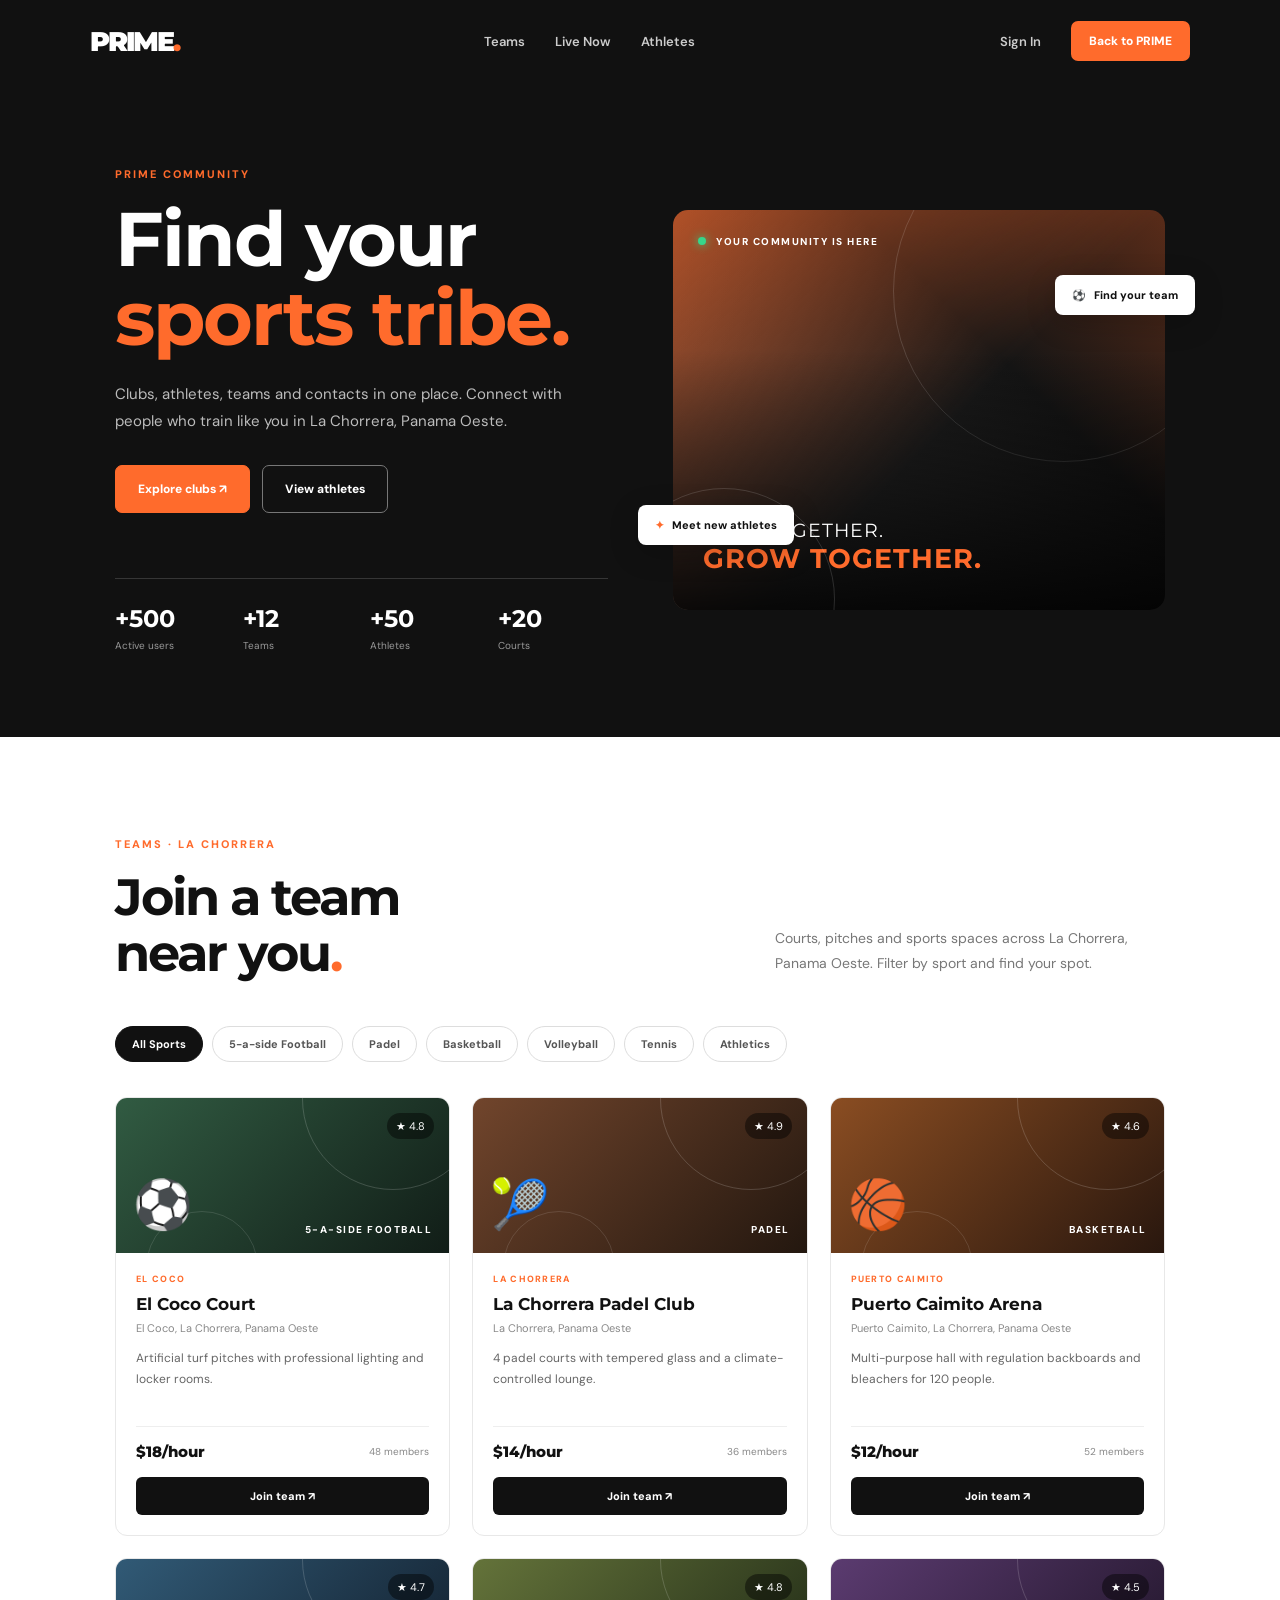
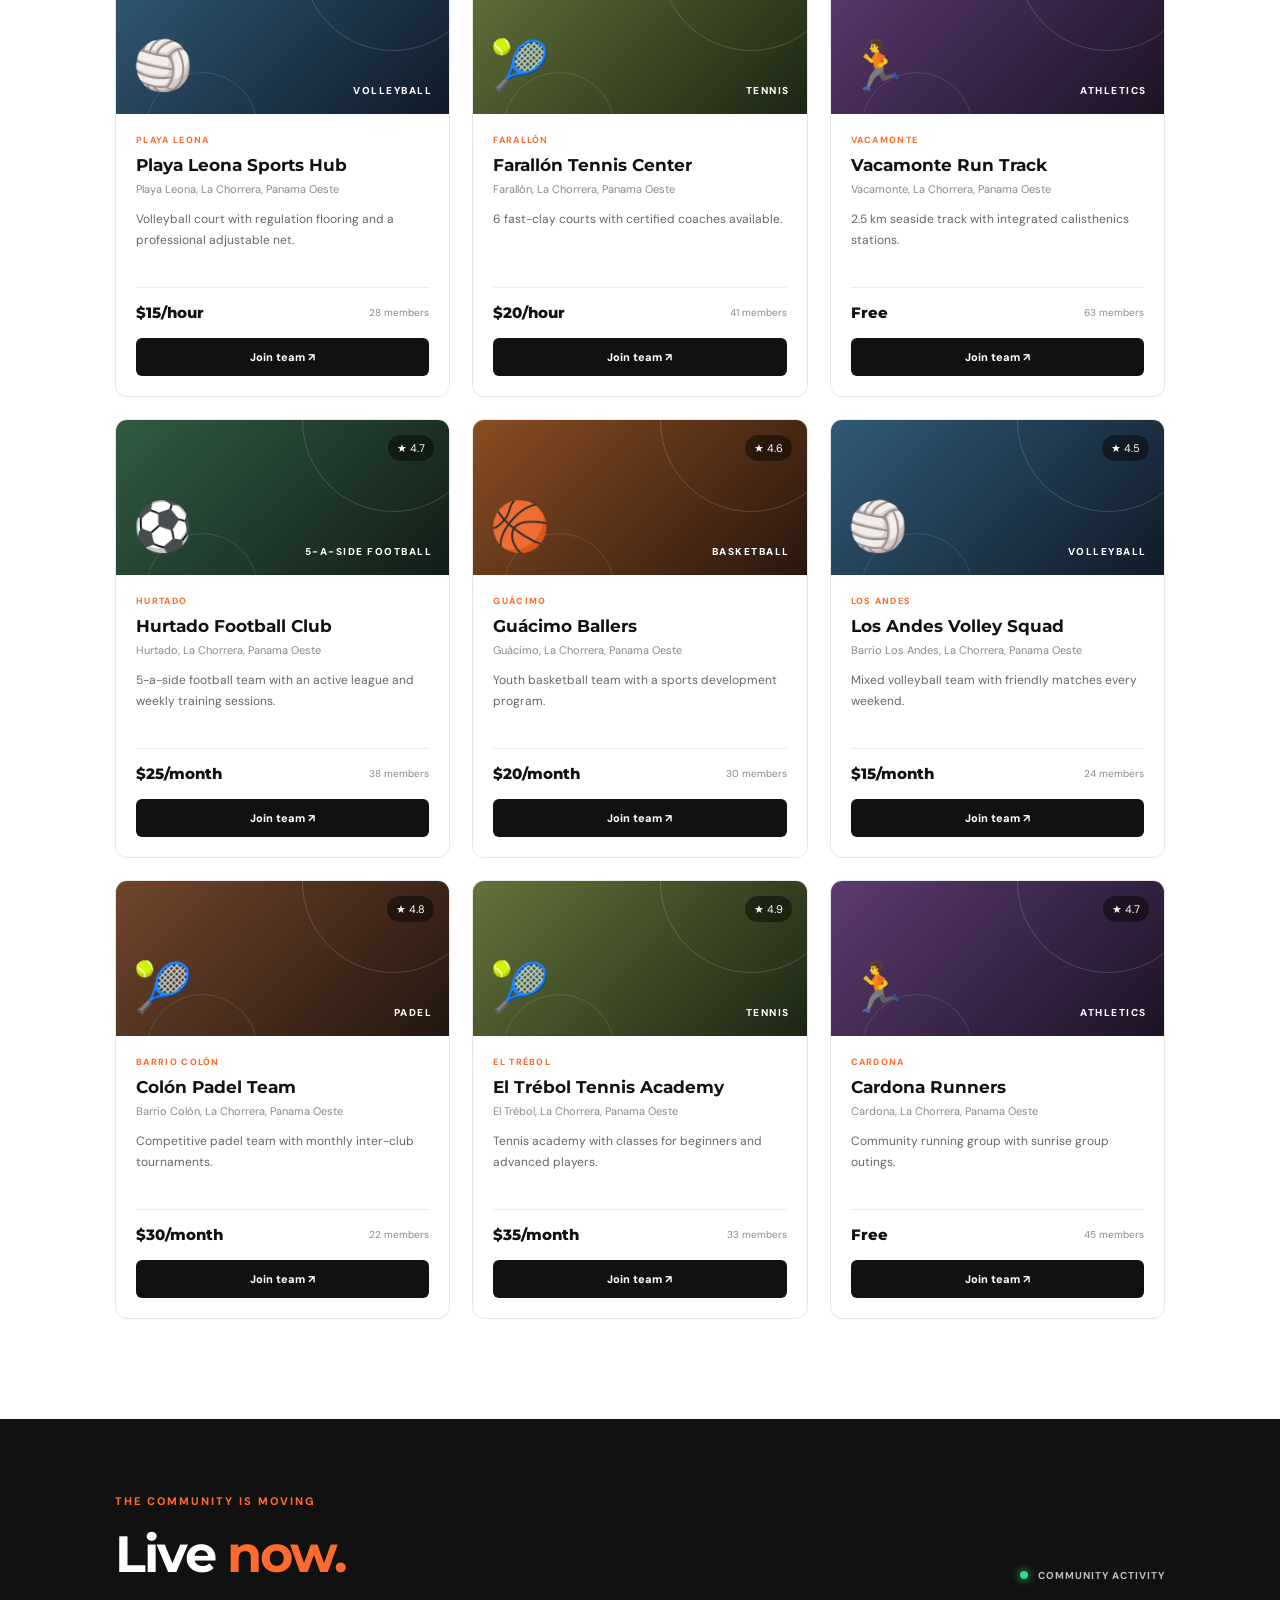
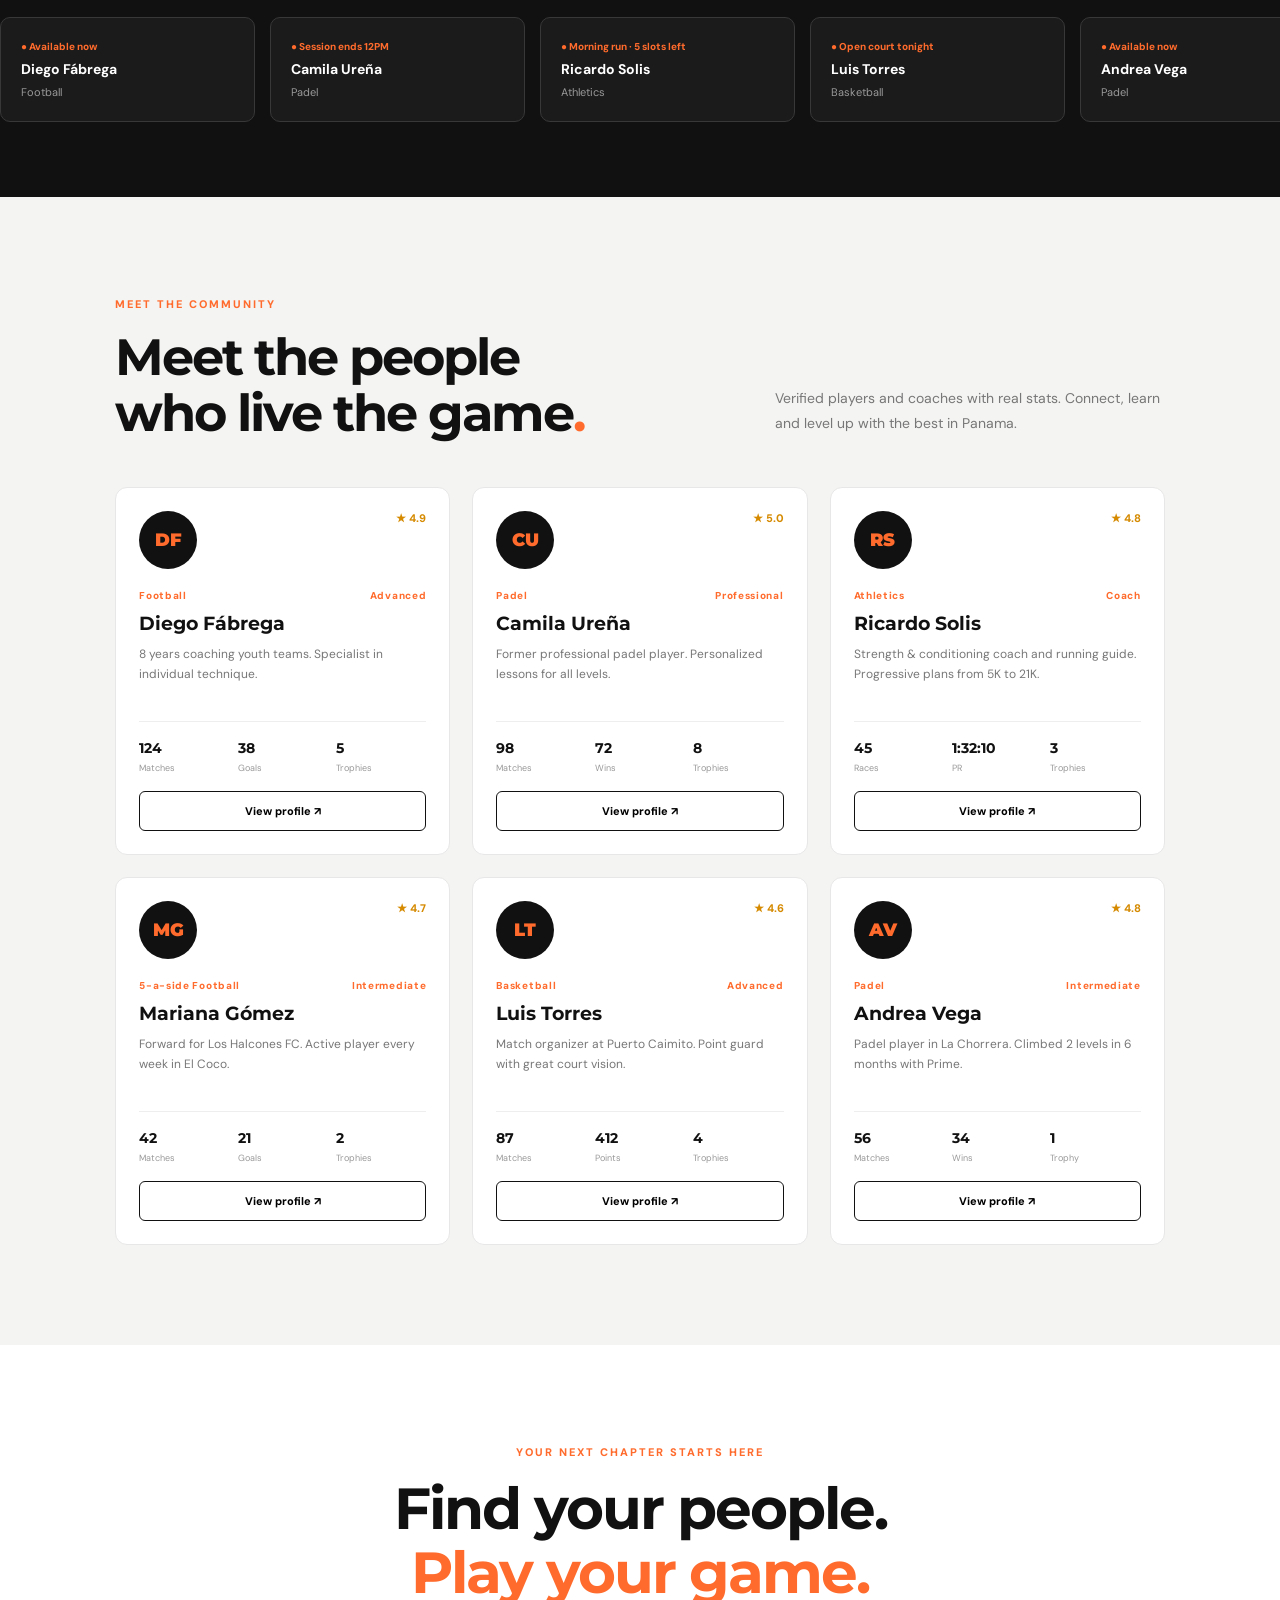
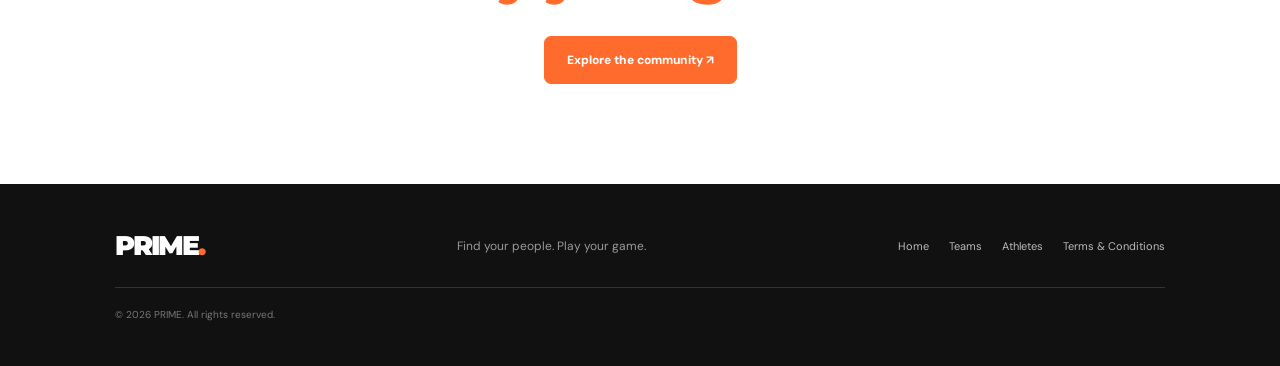
<file: community.html>
<!DOCTYPE html>
<html lang="en">
<head>
    <meta charset="UTF-8">
    <meta name="viewport" content="width=device-width, initial-scale=1.0">
    <title>PRIME Community | Find Your Sports Tribe</title>
    <link rel="stylesheet" href="community.css">
    <script src="community.js" defer></script>
</head>

<body>

    <!-- HEADER -->
    <header class="community-header">
        <a href="HTLM.html" class="logo">PRIME<span>.</span></a>

        <nav class="main-nav">
            <a href="#teams">Teams</a>
            <a href="#live">Live Now</a>
            <a href="#athletes">Athletes</a>
        </nav>

        <div class="header-actions">
            <a href="signin.html" class="sign-in">Sign In</a>
            <a href="HTLM.html" class="back-home">Back to PRIME</a>
        </div>

        <button class="mobile-menu" id="mobile-menu" aria-label="Open navigation">
            ☰
        </button>
    </header>

    <!-- HERO -->
    <main>
        <section class="community-hero">
            <div class="hero-content">
                <p class="eyebrow">PRIME COMMUNITY</p>

                <h1>Find your<br><span>sports tribe.</span></h1>

                <p class="hero-description">
                    Clubs, athletes, teams and contacts in one place.
                    Connect with people who train like you in
                    La Chorrera, Panama Oeste.
                </p>

                <div class="hero-buttons">
                    <a href="#teams" class="button-primary">Explore clubs ↗</a>
                    <a href="#athletes" class="button-outline">View athletes</a>
                </div>

                <div class="community-stats">
                    <div>
                        <strong>+500</strong>
                        <span>Active users</span>
                    </div>
                    <div>
                        <strong>+12</strong>
                        <span>Teams</span>
                    </div>
                    <div>
                        <strong>+50</strong>
                        <span>Athletes</span>
                    </div>
                    <div>
                        <strong>+20</strong>
                        <span>Courts</span>
                    </div>
                </div>
            </div>

            <div class="hero-visual">
                <div class="hero-image-card">
                    <div class="hero-image-overlay"></div>
                    <div class="hero-image-label">
                        <span class="live-dot"></span>
                        YOUR COMMUNITY IS HERE
                    </div>
                    <div class="hero-image-text">
                        <span>PLAY TOGETHER.</span>
                        <strong>GROW TOGETHER.</strong>
                    </div>
                </div>

                <div class="floating-tag tag-one">
                    <span>⚽</span> Find your team
                </div>

                <div class="floating-tag tag-two">
                    <span>✦</span> Meet new athletes
                </div>
            </div>
        </section>

        <!-- TEAMS -->
        <section class="teams-section" id="teams">
            <div class="section-heading">
                <div>
                    <p class="eyebrow">TEAMS · LA CHORRERA</p>
                    <h2>Join a team<br>near you<span>.</span></h2>
                </div>

                <p class="section-description">
                    Courts, pitches and sports spaces across La Chorrera,
                    Panama Oeste. Filter by sport and find your spot.
                </p>
            </div>

            <div class="filter-bar" id="filter-bar">
                <button class="filter-button active" data-filter="all">All Sports</button>
                <button class="filter-button" data-filter="football">5-a-side Football</button>
                <button class="filter-button" data-filter="padel">Padel</button>
                <button class="filter-button" data-filter="basketball">Basketball</button>
                <button class="filter-button" data-filter="volleyball">Volleyball</button>
                <button class="filter-button" data-filter="tennis">Tennis</button>
                <button class="filter-button" data-filter="athletics">Athletics</button>
            </div>

            <div class="teams-grid" id="teams-grid">
                <!-- Generated by community.js -->
            </div>
        </section>

        <!-- LIVE NOW -->
        <section class="live-section" id="live">
            <div class="live-heading">
                <div>
                    <p class="eyebrow">THE COMMUNITY IS MOVING</p>
                    <h2>Live <span>now.</span></h2>
                </div>

                <div class="live-indicator">
                    <span class="live-dot"></span>
                    COMMUNITY ACTIVITY
                </div>
            </div>

            <div class="ticker-window">
                <div class="ticker-track" id="ticker-track">
                    <!-- Generated by community.js -->
                </div>
            </div>
        </section>

        <!-- ATHLETES -->
        <section class="athletes-section" id="athletes">
            <div class="section-heading">
                <div>
                    <p class="eyebrow">MEET THE COMMUNITY</p>
                    <h2>Meet the people<br>who live the game<span>.</span></h2>
                </div>

                <p class="section-description">
                    Verified players and coaches with real stats.
                    Connect, learn and level up with the best in Panama.
                </p>
            </div>

            <div class="athletes-grid" id="athletes-grid">
                <!-- Generated by community.js -->
            </div>
        </section>

        <!-- CTA -->
        <section class="community-cta">
            <p class="eyebrow">YOUR NEXT CHAPTER STARTS HERE</p>
            <h2>Find your people.<br><span>Play your game.</span></h2>
            <a href="#teams" class="button-primary">Explore the community ↗</a>
        </section>
    </main>

    <!-- FOOTER -->
    <footer class="community-footer">
        <a href="HTLM.html" class="logo">PRIME<span>.</span></a>

        <p>Find your people. Play your game.</p>

        <div class="footer-links">
            <a href="HTLM.html">Home</a>
            <a href="#teams">Teams</a>
            <a href="#athletes">Athletes</a>
            <a href="terms.html">Terms & Conditions</a>
        </div>

        <span class="copyright">© 2026 PRIME. All rights reserved.</span>
    </footer>

    <!-- REGISTRATION MODAL -->
    <div class="modal" id="registration-modal" hidden>
        <div class="modal-overlay" id="modal-overlay"></div>

        <div class="modal-content" role="dialog" aria-modal="true"
             aria-labelledby="modal-title">

            <button class="modal-close" id="modal-close"
                    aria-label="Close registration">×</button>

            <div id="registration-form-container">
                <p class="eyebrow">JOIN THE COMMUNITY</p>
                <h2 id="modal-title">Registration<span>.</span></h2>

                <p class="modal-description">
                    You're one step closer to finding your team.
                </p>

                <p class="selected-team" id="selected-team">
                    Selected team
                </p>

                <form id="registration-form">
                    <div class="form-group">
                        <label for="full-name">Full name</label>
                        <input type="text" id="full-name"
                               placeholder="John Doe" required>
                    </div>

                    <div class="form-group">
                        <label for="email">Email</label>
                        <input type="email" id="email"
                               placeholder="john@email.com" required>
                    </div>

                    <div class="form-group">
                        <label for="phone">Phone</label>
                        <input type="tel" id="phone"
                               placeholder="+507 6000 0000" required>
                    </div>

                    <p class="demo-notice">
                        Demo only: this form does not send or store your information.
                    </p>

                    <button type="submit" class="button-primary claim-button">
                        Claim your spot ↗
                    </button>
                </form>
            </div>

            <div class="registration-success" id="registration-success" hidden>
                <div class="success-icon">✓</div>
                <p class="eyebrow">DEMO REGISTRATION</p>
                <h2>You're on<br>the list<span>.</span></h2>
                <p>
                    This is a simulated confirmation. No reservation or
                    membership has actually been created.
                </p>
                <button class="button-primary" id="success-close">Done</button>
            </div>

        </div>
    </div>

</body>
</html>
</file>
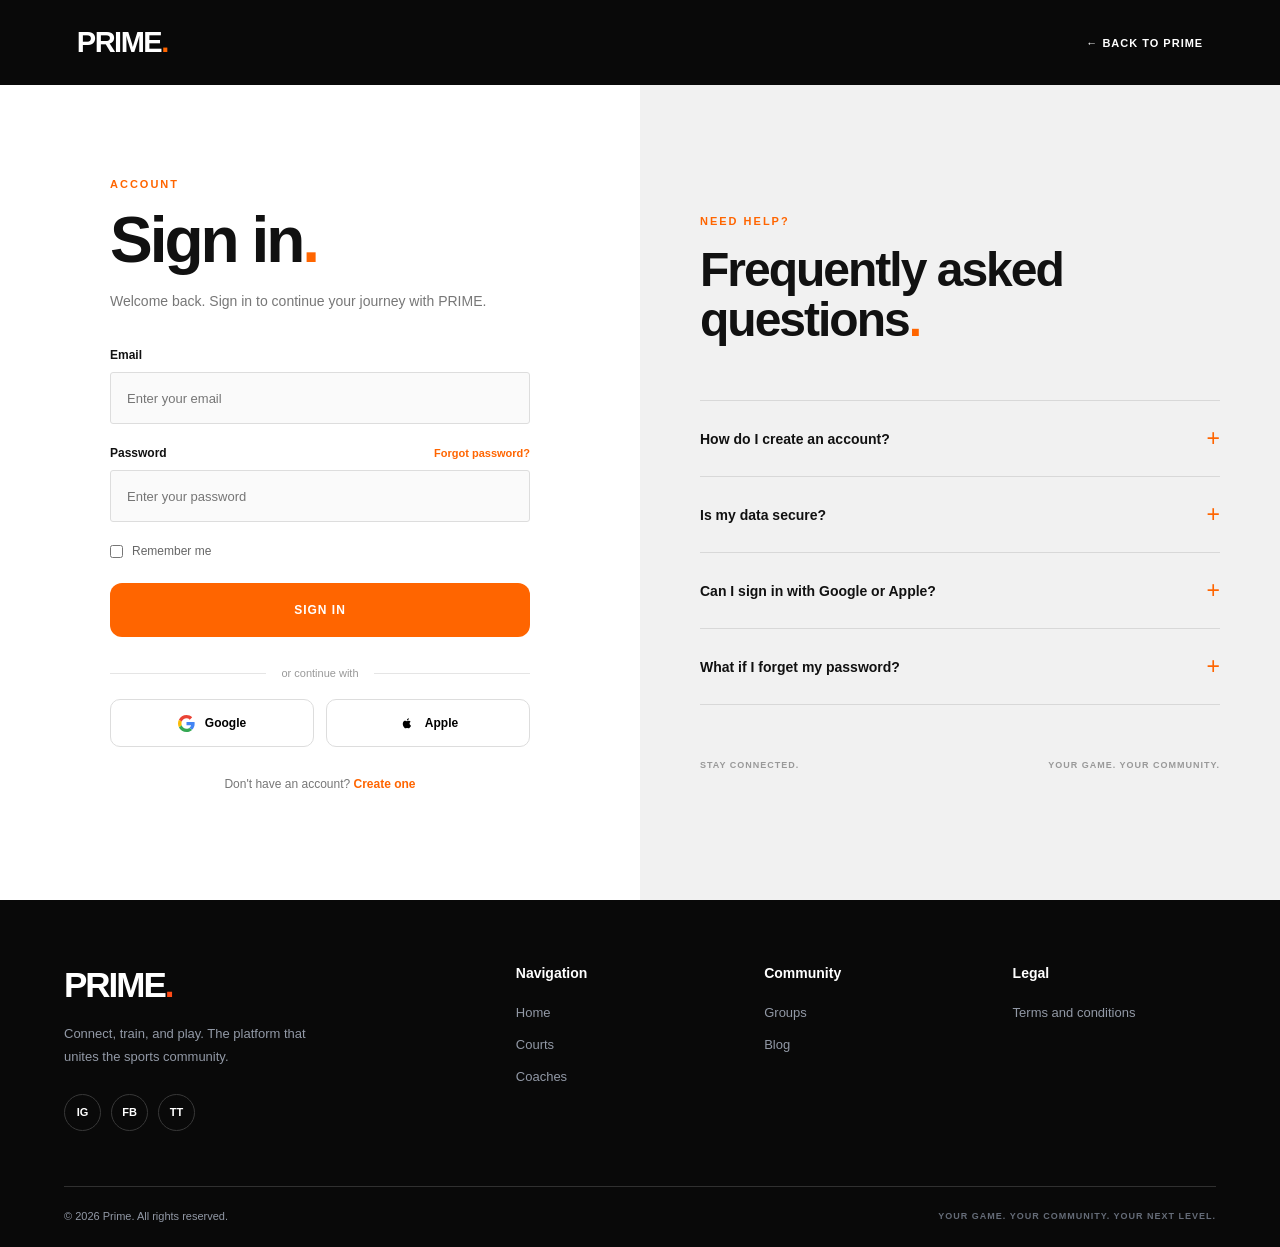
<file: signin.html>
<!DOCTYPE html>
<html lang="en">
<head>
    <meta charset="UTF-8">
    <meta name="viewport" content="width=device-width, initial-scale=1.0">
    <title>Sign In | PRIME</title>
    <link rel="stylesheet" href="signin.css">
    <script src="signin.js" defer></script>
</head>
<body>
    <header class="signin-header">
        <a href="HTLM.html" class="signin-logo">
            PRIME<span>.</span>
        </a>
        <a href="HTLM.html" class="back-home">← BACK TO PRIME</a>
    </header>
<main class="signin-layout">
        <section class="account-panel">
            <div class="account-content">
                <p class="eyebrow" id="form-eyebrow">ACCOUNT</p>
                <h1 id="form-title">Sign in<span>.</span></h1>
                <p class="form-description" id="form-description">
                    Welcome back. Sign in to continue your journey with PRIME.
                </p>
                <form id="accountForm">
                    <div class="field-group" id="name-field" hidden>
                        <label for="name">Full name</label>
                        <input
                            type="text"
                            id="name"
                            name="name"
                            placeholder="Enter your name"
                            autocomplete="name"
                        >
                    </div>
                    <div class="field-group" id="email-field">
                        <label for="email">Email</label>
                        <input
                            type="email"
                            id="email"
                            name="email"
                            placeholder="Enter your email"
                            autocomplete="email"
                            required
                        >
                    </div>
                    <div class="field-group" id="password-field">
                        <div class="password-heading">
                            <label for="password">Password</label>
                            <button type="button" id="forgot-link">
                                Forgot password?
                            </button>
                        </div>
                        <input
                            type="password"
                            id="password"
                            name="password"
                            placeholder="Enter your password"
                            autocomplete="current-password"
                            required>
                    </div>
            <div class="field-group" id="confirm-password-field" hidden>
    <label for="confirm-password">Confirm password</label>
    <input
        type="password"
        id="confirm-password"
        name="confirm-password"
        placeholder="Confirm your password"
        autocomplete="new-password"
    >
            </div>
                    <div class="remember-row" id="remember-row">
                        <label class="remember-label">
                            <input type="checkbox" id="remember">
                            <span>Remember me</span>
                        </label>
                    </div>
                    <button type="submit" class="submit-button" id="submit-button">
                        Sign in
                    </button>
                </form>
                <div class="form-divider" id="social-divider">
                    <span>or continue with</span>
                </div>
                <div class="social-buttons" id="social-buttons">
                    <button type="button" class="social-button" id="google-button">
                        <svg viewBox="0 0 48 48" aria-hidden="true">
                            <path fill="#EA4335" d="M24 9.5c3.54 0 6.71 1.22 9.21 3.6l6.85-6.85C35.9 2.38 30.47 0 24 0 14.62 0 6.51 5.38 2.56 13.22l7.98 6.19C12.43 13.72 17.74 9.5 24 9.5z"/>
                            <path fill="#4285F4" d="M46.98 24.55c0-1.57-.15-3.09-.38-4.55H24v9.02h12.94c-.58 2.96-2.26 5.48-4.73 7.18l7.28 5.65c4.25-3.92 7.49-9.71 7.49-17.3z"/>
                            <path fill="#FBBC05" d="M10.53 28.59A14.4 14.4 0 0 1 9.75 24c0-1.59.27-3.13.75-4.59l-7.98-6.19A23.9 23.9 0 0 0 0 24c0 3.86.93 7.52 2.56 10.78l7.97-6.19z"/>
                            <path fill="#34A853" d="M24 48c6.47 0 11.9-2.13 15.86-5.8l-7.28-5.65c-2.02 1.36-4.6 2.16-8.58 2.16-6.26 0-11.57-4.22-13.46-9.91l-7.98 6.19C6.51 42.62 14.62 48 24 48z"/>
                        </svg>
                        Google
                    </button>
                    <button type="button" class="social-button" id="apple-button">
                        <svg viewBox="0 0 24 24" aria-hidden="true">
                            <path fill="currentColor" d="M16.37 12.14c.02 2.14 1.88 2.85 1.9 2.86-.02.05-.3 1.03-.98 2.04-.59.87-1.2 1.73-2.16 1.75-.94.02-1.25-.56-2.33-.56-1.08 0-1.42.54-2.31.58-.93.04-1.64-.94-2.24-1.8-1.22-1.76-2.15-4.97-.9-7.13.62-1.07 1.73-1.75 2.94-1.77.92-.02 1.79.62 2.33.62.54 0 1.56-.77 2.63-.66.45.02 1.72.18 2.54 1.37-.07.04-1.52.89-1.5 2.7zM14.64 6.8c.49-.59.82-1.4.73-2.21-.71.03-1.57.47-2.08 1.06-.46.53-.86 1.35-.75 2.14.79.06 1.6-.4 2.1-.99z"/>
                        </svg>
                        Apple
                    </button>
                </div>
                <p class="account-switch" id="account-switch">
                    Don't have an account?
                    <button type="button" id="switch-mode">Create one</button>
                </p>
                <p class="form-message" id="form-message" aria-live="polite"></p>
            </div>
        </section>

        <aside class="faq-panel">
            <div class="faq-content">
                <p class="eyebrow">NEED HELP?</p>
                <h2>Frequently asked<br>questions<span>.</span></h2>
                <div class="faq-list">
                    <div class="faq-item">
                        <button class="faq-question" aria-expanded="false">
                            <span>How do I create an account?</span>
                            <span class="faq-icon">+</span>
                        </button>
                        <div class="faq-answer">
                            <p>
                                Click "Create one" on the left, fill in your
                                name, email and password, then hit
                                "Create account". You're ready to join
                                the community.
                            </p>
                        </div>
                    </div>
                    <div class="faq-item">
                        <button class="faq-question" aria-expanded="false">
                            <span>Is my data secure?</span>
                            <span class="faq-icon">+</span>
                        </button>
                        <div class="faq-answer">
                            <p>
                                Your personal information should be handled
                                securely and in accordance with PRIME's
                                Privacy Policy. Actual password encryption
                                requires a properly configured authentication
                                system.
                            </p>
                        </div>
                    </div>
                    <div class="faq-item">
                        <button class="faq-question" aria-expanded="false">
                            <span>Can I sign in with Google or Apple?</span>
                            <span class="faq-icon">+</span>
                        </button>
                        <div class="faq-answer">
                            <p>
                                PRIME plans to support Google and Apple
                                sign-in. These options will become available
                                once their authentication services are
                                connected.
                            </p>
                        </div>
                    </div>
                    <div class="faq-item">
                        <button class="faq-question" aria-expanded="false">
                            <span>What if I forget my password?</span>
                            <span class="faq-icon">+</span>
                        </button>
                        <div class="faq-answer">
                            <p>
                                Click "Forgot password?" to begin the
                                recovery process. A real reset code can
                                only be sent once PRIME's authentication
                                system is connected.
                            </p>
                        </div>
                    </div>
                </div>
                <div class="faq-footer">
                    <span>STAY CONNECTED.</span>
                    <span>YOUR GAME. YOUR COMMUNITY.</span>
                </div>
            </div>
        </aside>
    </main>
<footer class="prime-footer">
    <div class="footer-main">
        <div class="footer-brand">
            <a href="HTLM.html" class="footer-logo">
                PRIME<span>.</span>
            </a>
            <p>
                Connect, train, and play.
                The platform that unites the sports community.
            </p>
            <div class="footer-socials">
                <a href="#" aria-label="Instagram">IG</a>
                <a href="#" aria-label="Facebook">FB</a>
                <a href="#" aria-label="TikTok">TT</a>
            </div>
        </div>
        <div class="footer-column">
            <h3>Navigation</h3>
            <a href="HTLM.html">Home</a>
            <a href="#courts">Courts</a>
            <a href="#contact">Coaches</a>
        </div>
        <div class="footer-column">
            <h3>Community</h3>
            <a href="#community-groups">Groups</a>
            <a href="#blog">Blog</a>
        </div>
        <div class="footer-column">
            <h3>Legal</h3>
            <a href="terms.html">Terms and conditions</a>
        </div>
    </div>
    <div class="footer-divider"></div>
    <div class="footer-bottom">
        <p>© 2026 Prime. All rights reserved.</p>
        <span>YOUR GAME. YOUR COMMUNITY. YOUR NEXT LEVEL.</span>
    </div>
</footer>
</body>
</html>
</file>
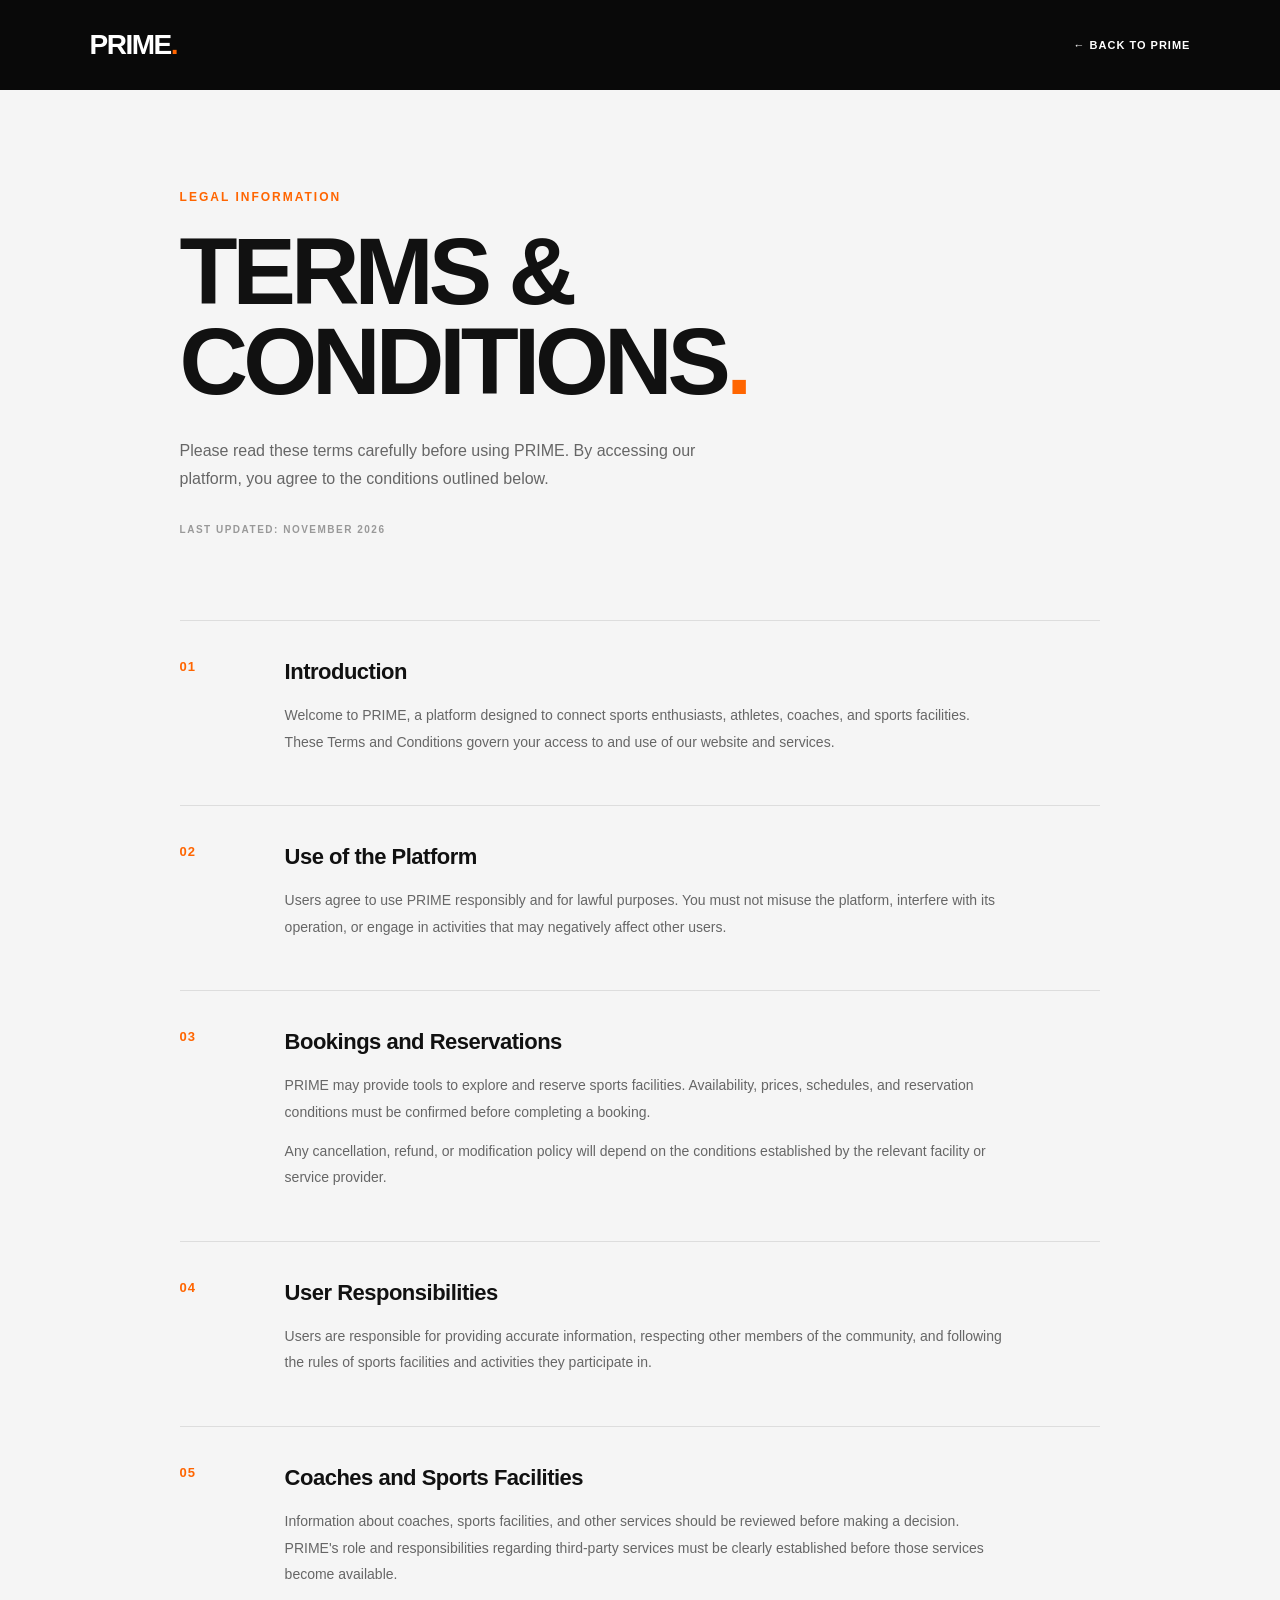
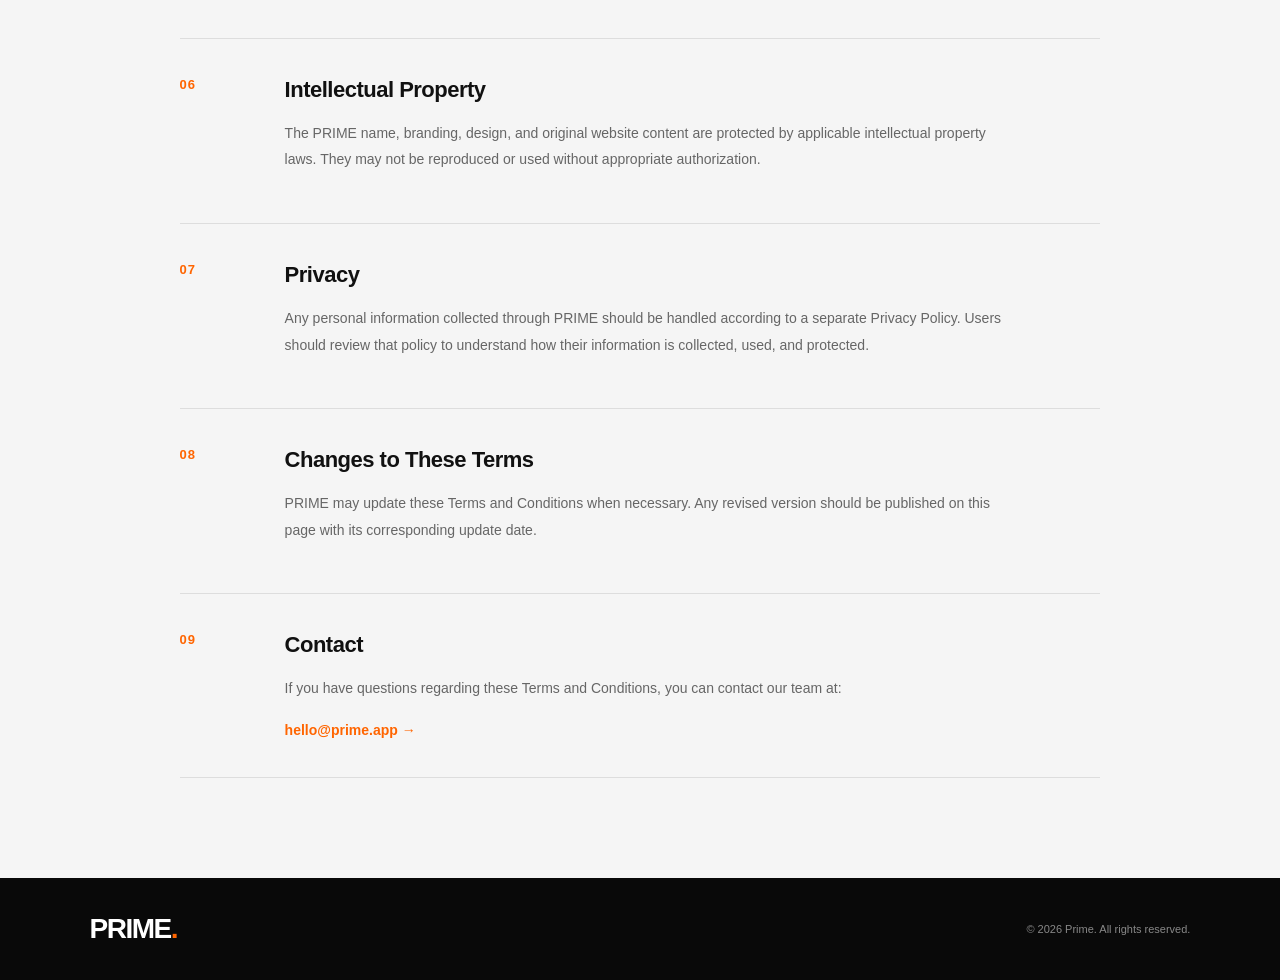
<file: terms.html>
<!DOCTYPE html>
<html lang="en">
<head>
    <meta charset="UTF-8">
    <meta name="viewport" content="width=device-width, initial-scale=1.0">
    <title>Terms & Conditions | PRIME</title>
    <link rel="stylesheet" href="terms.css">
</head>
<body>
    <header class="terms-header">
        <a href="HTLM.html" class="logo">PRIME<span>.</span></a>
        <a href="HTLM.html" class="back-link">← BACK TO PRIME</a>
    </header>
    <main class="terms-container">
        <div class="terms-intro">
            <p class="eyebrow">LEGAL INFORMATION</p>
            <h1>TERMS &<br>CONDITIONS<span>.</span></h1>
            <p class="intro-text">
                Please read these terms carefully before using PRIME.
                By accessing our platform, you agree to the conditions
                outlined below.
            </p>
            <p class="updated">LAST UPDATED: NOVEMBER 2026</p>
        </div>
        <div class="terms-content">
            <section>
                <span class="section-number">01</span>
                <div>
                    <h2>Introduction</h2>
                    <p>
                        Welcome to PRIME, a platform designed to connect
                        sports enthusiasts, athletes, coaches, and sports
                        facilities. These Terms and Conditions govern
                        your access to and use of our website and services.
                    </p>
                </div>
            </section>
            <section>
                <span class="section-number">02</span>
                <div>
                    <h2>Use of the Platform</h2>
                    <p>
                        Users agree to use PRIME responsibly and for
                        lawful purposes. You must not misuse the platform,
                        interfere with its operation, or engage in
                        activities that may negatively affect other users.
                    </p>
                </div>
            </section>
            <section>
                <span class="section-number">03</span>
                <div>
                    <h2>Bookings and Reservations</h2>
                    <p>
                        PRIME may provide tools to explore and reserve
                        sports facilities. Availability, prices, schedules,
                        and reservation conditions must be confirmed
                        before completing a booking.
                    </p>
                    <p>
                        Any cancellation, refund, or modification policy
                        will depend on the conditions established by
                        the relevant facility or service provider.
                    </p>
                </div>
            </section>
            <section>
                <span class="section-number">04</span>
                <div>
                    <h2>User Responsibilities</h2>
                    <p>
                        Users are responsible for providing accurate
                        information, respecting other members of the
                        community, and following the rules of sports
                        facilities and activities they participate in.
                    </p>
                </div>
            </section>
            <section>
                <span class="section-number">05</span>
                <div>
                    <h2>Coaches and Sports Facilities</h2>
                    <p>
                        Information about coaches, sports facilities,
                        and other services should be reviewed before
                        making a decision. PRIME's role and responsibilities
                        regarding third-party services must be clearly
                        established before those services become available.
                    </p>
                </div>
            </section>
            <section>
                <span class="section-number">06</span>
                <div>
                    <h2>Intellectual Property</h2>
                    <p>
                        The PRIME name, branding, design, and original
                        website content are protected by applicable
                        intellectual property laws. They may not be
                        reproduced or used without appropriate
                        authorization.
                    </p>
                </div>
            </section>
            <section>
                <span class="section-number">07</span>
                <div>
                    <h2>Privacy</h2>
                    <p>
                        Any personal information collected through
                        PRIME should be handled according to a separate
                        Privacy Policy. Users should review that policy
                        to understand how their information is collected,
                        used, and protected.
                    </p>
                </div>
            </section>
            <section>
                <span class="section-number">08</span>
                <div>
                    <h2>Changes to These Terms</h2>
                    <p>
                        PRIME may update these Terms and Conditions
                        when necessary. Any revised version should be
                        published on this page with its corresponding
                        update date.
                    </p>
                </div>
            </section>
            <section>
                <span class="section-number">09</span>
                <div>
                    <h2>Contact</h2>
                    <p>
                        If you have questions regarding these Terms
                        and Conditions, you can contact our team at:
                    </p>
                    <a href="mailto:hello@prime.app" class="email-link">
                        hello@prime.app →
                    </a>
                </div>
            </section>
        </div>
    </main>
    <footer class="terms-footer">
        <a href="HTLM.html" class="logo">PRIME<span>.</span></a>
        <p>© 2026 Prime. All rights reserved.</p>
    </footer>
</body>
</html>
</file>
<file: community.css>
@import url('https://fonts.googleapis.com/css2?family=DM+Sans:wght@400;500;600;700;800&family=Montserrat:wght@400;500;600;700;800;900&display=swap');

:root {
    --orange: #ff6b2c;
    --black: #111111;
    --dark: #191919;
    --gray: #777777;
    --light: #f4f4f2;
    --white: #ffffff;
}

* {
    margin: 0;
    padding: 0;
    box-sizing: border-box;
}

html {
    scroll-behavior: smooth;
    scroll-padding-top: 90px;
}

body {
    font-family: 'DM Sans', sans-serif;
    color: var(--black);
    background: var(--white);
}

a {
    color: inherit;
    text-decoration: none;
}

button, input {
    font: inherit;
}

button {
    cursor: pointer;
}

[hidden] {
    display: none !important;
}

/* HEADER */

.community-header {
    height: 82px;
    padding: 0 7%;
    display: flex;
    align-items: center;
    justify-content: space-between;
    background: var(--black);
    color: var(--white);
    position: sticky;
    top: 0;
    z-index: 100;
}

.logo {
    font-family: 'Montserrat', sans-serif;
    font-size: 27px;
    font-weight: 900;
    letter-spacing: -2px;
}

.logo span {
    color: var(--orange);
}

.main-nav, .header-actions {
    display: flex;
    align-items: center;
    gap: 30px;
}

.main-nav a, .sign-in {
    color: #cccccc;
    font-size: 13px;
    font-weight: 600;
    transition: color .2s;
}

.main-nav a:hover, .sign-in:hover {
    color: var(--orange);
}

.back-home {
    padding: 12px 18px;
    background: var(--orange);
    color: var(--white);
    border-radius: 7px;
    font-size: 12px;
    font-weight: 800;
    transition: background .2s, transform .2s;
}

.back-home:hover, .button-primary:hover {
    background: #e95719;
    transform: translateY(-2px);
}

.mobile-menu {
    display: none;
    color: white;
    background: transparent;
    border: 0;
    font-size: 25px;
}

/* GENERAL */

.eyebrow {
    color: var(--orange);
    font-size: 11px;
    font-weight: 800;
    letter-spacing: 2px;
    margin-bottom: 18px;
}

h1, h2, h3 {
    font-family: 'Montserrat', sans-serif;
}

h1, h2 {
    letter-spacing: -2px;
}

h1 span, h2 span {
    color: var(--orange);
}

.button-primary, .button-outline {
    display: inline-flex;
    align-items: center;
    justify-content: center;
    padding: 15px 22px;
    border-radius: 7px;
    font-size: 12px;
    font-weight: 800;
    transition: .2s;
}

.button-primary {
    color: var(--white);
    background: var(--orange);
    border: 1px solid var(--orange);
}

.button-outline {
    color: var(--white);
    border: 1px solid #777777;
}

.button-outline:hover {
    border-color: var(--orange);
    color: var(--orange);
}

/* HERO */

.community-hero {
    min-height: 620px;
    padding: 85px 9%;
    display: grid;
    grid-template-columns: 1fr 1fr;
    align-items: center;
    gap: 65px;
    background: var(--black);
    color: var(--white);
    overflow: hidden;
}

.hero-content h1 {
    font-size: clamp(48px, 6vw, 76px);
    line-height: 1.04;
    margin-bottom: 24px;
}

.hero-description {
    max-width: 480px;
    color: #bcbcbc;
    font-size: 15px;
    line-height: 1.8;
    margin-bottom: 30px;
}

.hero-buttons {
    display: flex;
    flex-wrap: wrap;
    gap: 12px;
}

.community-stats {
    display: grid;
    grid-template-columns: repeat(4, 1fr);
    gap: 18px;
    margin-top: 65px;
    padding-top: 25px;
    border-top: 1px solid #363636;
}

.community-stats div {
    display: flex;
    flex-direction: column;
    gap: 6px;
}

.community-stats strong {
    font-family: 'Montserrat', sans-serif;
    font-size: 24px;
}

.community-stats span {
    color: #999999;
    font-size: 10px;
}

.hero-visual {
    position: relative;
    min-height: 400px;
}

.hero-image-card {
    position: absolute;
    inset: 0;
    overflow: hidden;
    border-radius: 15px;
    background:
        linear-gradient(135deg, rgba(255,107,44,.65), transparent 55%),
        linear-gradient(45deg, #383838, #151515 65%, #5a2c19);
}

.hero-image-card::before,
.hero-image-card::after {
    content: "";
    position: absolute;
    border: 1px solid rgba(255,255,255,.14);
    border-radius: 50%;
}

.hero-image-card::before {
    width: 340px;
    height: 340px;
    right: -70px;
    top: -90px;
}

.hero-image-card::after {
    width: 220px;
    height: 220px;
    left: -60px;
    bottom: -100px;
}

.hero-image-overlay {
    position: absolute;
    inset: 0;
    background: linear-gradient(0deg, rgba(0,0,0,.85), transparent 65%);
}

.hero-image-label {
    position: absolute;
    top: 25px;
    left: 25px;
    font-size: 10px;
    letter-spacing: 1.5px;
    font-weight: 800;
}

.live-dot {
    display: inline-block;
    width: 8px;
    height: 8px;
    background: #36d68a;
    border-radius: 50%;
    margin-right: 7px;
    box-shadow: 0 0 10px #36d68a;
}

.hero-image-text {
    position: absolute;
    bottom: 35px;
    left: 30px;
    display: flex;
    flex-direction: column;
    font-family: 'Montserrat', sans-serif;
    font-size: 19px;
    letter-spacing: 1px;
}

.hero-image-text strong {
    color: var(--orange);
    font-size: 27px;
}

.floating-tag {
    position: absolute;
    padding: 13px 17px;
    background: var(--white);
    color: var(--black);
    border-radius: 8px;
    font-size: 11px;
    font-weight: 800;
    box-shadow: 0 8px 30px rgba(0,0,0,.2);
}

.floating-tag span {
    color: var(--orange);
    margin-right: 5px;
}

.tag-one {
    top: 65px;
    right: -30px;
}

.tag-two {
    bottom: 65px;
    left: -35px;
}

/* SECTION HEADINGS */

.teams-section, .athletes-section {
    padding: 100px 9%;
}

.section-heading {
    display: flex;
    justify-content: space-between;
    align-items: end;
    gap: 40px;
    margin-bottom: 45px;
}

.section-heading h2, .live-heading h2 {
    font-size: clamp(36px, 4vw, 51px);
    line-height: 1.1;
}

.section-description {
    max-width: 390px;
    color: var(--gray);
    font-size: 14px;
    line-height: 1.8;
    padding-bottom: 5px;
}

/* FILTERS */

.filter-bar {
    display: flex;
    gap: 9px;
    flex-wrap: wrap;
    margin-bottom: 35px;
}

.filter-button {
    border: 1px solid #dddddd;
    background: white;
    color: #555555;
    border-radius: 30px;
    padding: 10px 16px;
    font-size: 11px;
    font-weight: 700;
    transition: .2s;
}

.filter-button:hover, .filter-button.active {
    background: var(--black);
    border-color: var(--black);
    color: white;
}

/* TEAM CARDS */

.teams-grid {
    display: grid;
    grid-template-columns: repeat(3, minmax(0, 1fr));
    gap: 22px;
}

.team-card {
    border: 1px solid #e8e8e8;
    border-radius: 12px;
    overflow: hidden;
    background: white;
    transition: transform .25s, box-shadow .25s;
}

.team-card:hover {
    transform: translateY(-5px);
    box-shadow: 0 12px 30px rgba(0,0,0,.08);
}

.team-visual {
    height: 155px;
    padding: 17px;
    display: flex;
    align-items: flex-end;
    justify-content: space-between;
    color: white;
    background: linear-gradient(135deg, #303030, #111111);
    position: relative;
    overflow: hidden;
}

.team-visual::before {
    content: "";
    position: absolute;
    width: 180px;
    height: 180px;
    border: 1px solid rgba(255,255,255,.17);
    border-radius: 50%;
    top: -90px;
    right: -35px;
}

.team-visual::after {
    content: "";
    position: absolute;
    width: 110px;
    height: 110px;
    border: 1px solid rgba(255,255,255,.12);
    border-radius: 50%;
    bottom: -70px;
    left: 30px;
}

.team-visual .sport-icon {
    font-size: 48px;
    z-index: 1;
}

.team-visual .sport-name {
    font-size: 10px;
    letter-spacing: 1.5px;
    font-weight: 800;
    z-index: 1;
}

.team-visual .team-rating {
    position: absolute;
    top: 15px;
    right: 15px;
    z-index: 1;
    background: rgba(0,0,0,.45);
    border-radius: 20px;
    padding: 6px 9px;
    font-size: 11px;
}

.team-visual.football { background: linear-gradient(135deg, #315b42, #111d17); }
.team-visual.padel { background: linear-gradient(135deg, #71452c, #23170f); }
.team-visual.basketball { background: linear-gradient(135deg, #8a4d22, #29170e); }
.team-visual.volleyball { background: linear-gradient(135deg, #315a76, #101b28); }
.team-visual.tennis { background: linear-gradient(135deg, #64733a, #1c2614); }
.team-visual.athletics { background: linear-gradient(135deg, #5b3b70, #1d1325); }

.team-info {
    padding: 20px;
}

.team-location {
    color: var(--orange);
    font-size: 9px;
    letter-spacing: 1.3px;
    font-weight: 800;
    margin-bottom: 9px;
}

.team-info h3 {
    font-size: 17px;
    margin-bottom: 7px;
}

.team-address {
    font-size: 11px;
    color: #888888;
    margin-bottom: 13px;
}

.team-description {
    color: #666666;
    font-size: 12px;
    line-height: 1.7;
    min-height: 61px;
}

.team-meta {
    display: flex;
    justify-content: space-between;
    align-items: center;
    border-top: 1px solid #eeeeee;
    margin-top: 17px;
    padding-top: 15px;
    gap: 10px;
}

.team-price {
    font-family: 'Montserrat', sans-serif;
    font-size: 15px;
    font-weight: 800;
}

.team-members {
    font-size: 10px;
    color: #888888;
}

.join-button {
    width: 100%;
    border: none;
    background: var(--black);
    color: white;
    border-radius: 6px;
    padding: 12px;
    margin-top: 16px;
    font-size: 11px;
    font-weight: 800;
    transition: .2s;
}

.join-button:hover {
    background: var(--orange);
}

/* LIVE NOW */

.live-section {
    padding: 75px 0;
    background: var(--black);
    color: white;
    overflow: hidden;
}

.live-heading {
    padding: 0 9%;
    display: flex;
    align-items: end;
    justify-content: space-between;
    margin-bottom: 35px;
}

.live-indicator {
    color: #bbbbbb;
    font-size: 10px;
    font-weight: 800;
    letter-spacing: 1px;
}

.ticker-window {
    overflow: hidden;
    width: 100%;
}

.ticker-track {
    display: flex;
    width: max-content;
    animation: ticker 38s linear infinite;
}

.ticker-window:hover .ticker-track {
    animation-play-state: paused;
}

.ticker-group {
    display: flex;
    gap: 15px;
    padding-right: 15px;
}

.ticker-card {
    width: 255px;
    min-height: 105px;
    padding: 20px;
    border: 1px solid #383838;
    border-radius: 10px;
    background: #1b1b1b;
    display: flex;
    flex-direction: column;
    justify-content: center;
    gap: 7px;
}

.ticker-card strong {
    font-size: 14px;
}

.ticker-card span {
    color: #999999;
    font-size: 11px;
}

.ticker-card .ticker-status {
    color: var(--orange);
    font-size: 10px;
    font-weight: 800;
}

@keyframes ticker {
    from { transform: translateX(0); }
    to { transform: translateX(-50%); }
}

/* ATHLETES */

.athletes-section {
    background: var(--light);
}

.athletes-grid {
    display: grid;
    grid-template-columns: repeat(3, minmax(0, 1fr));
    gap: 22px;
}
.athlete-card {
    padding: 23px;
    background: white;
    border: 1px solid #e7e7e7;
    border-radius: 12px;
    transition: transform .2s, box-shadow .2s;
}

.athlete-card:hover {
    transform: translateY(-4px);
    box-shadow: 0 10px 25px rgba(0,0,0,.08);
}

.athlete-top {
    display: flex;
    justify-content: space-between;
    align-items: flex-start;
    gap: 12px;
    margin-bottom: 20px;
}
.athlete-avatar {
    width: 58px;
    height: 58px;
    border-radius: 50%;
    display: grid;
    place-items: center;
    background: var(--black);
    color: var(--orange);
    font-family: 'Montserrat', sans-serif;
    font-size: 18px;
    font-weight: 900;
}

.athlete-rating {
    font-size: 11px;
    font-weight: 800;
    color: #d58a00;
}

.athlete-category {
    display: flex;
    justify-content: space-between;
    gap: 10px;
    margin-bottom: 10px;
    color: var(--orange);
    font-size: 10px;
    font-weight: 800;
    letter-spacing: .7px;
}

.athlete-card h3 {
    font-size: 19px;
    margin-bottom: 9px;
}

.athlete-description {
    color: #777777;
    font-size: 12px;
    line-height: 1.7;
    min-height: 62px;
}

.athlete-stats {
    display: grid;
    grid-template-columns: repeat(3, 1fr);
    gap: 8px;
    padding: 17px 0;
    margin-top: 15px;
    border-top: 1px solid #eeeeee;
}

.athlete-stat {
    display: flex;
    flex-direction: column;
    gap: 5px;
}

.athlete-stat strong {
    font-family: 'Montserrat', sans-serif;
    font-size: 14px;
}

.athlete-stat span {
    color: #999999;
    font-size: 9px;
}

.profile-button {
    width: 100%;
    padding: 12px;
    border: 1px solid var(--black);
    background: transparent;
    border-radius: 6px;
    font-size: 11px;
    font-weight: 800;
    transition: .2s;
}

.profile-button:hover {
    background: var(--black);
    color: white;
}

/* CALL TO ACTION */

.community-cta {
    padding: 100px 20px;
    text-align: center;
    background: white;
}

.community-cta h2 {
    font-size: clamp(38px, 5vw, 58px);
    line-height: 1.12;
    margin-bottom: 30px;
}

/* FOOTER */

.community-footer {
    padding: 45px 9%;
    background: var(--black);
    color: white;
    display: flex;
    align-items: center;
    justify-content: space-between;
    flex-wrap: wrap;
    gap: 25px;
}

.community-footer p {
    color: #999999;
    font-size: 12px;
}

.footer-links {
    display: flex;
    flex-wrap: wrap;
    gap: 20px;
}

.footer-links a {
    color: #bbbbbb;
    font-size: 11px;
    transition: color .2s;
}

.footer-links a:hover {
    color: var(--orange);
}

.copyright {
    width: 100%;
    padding-top: 20px;
    border-top: 1px solid #333333;
    color: #777777;
    font-size: 10px;
}

/* REGISTRATION MODAL */

.modal {
    position: fixed;
    inset: 0;
    z-index: 300;
    display: grid;
    place-items: center;
    padding: 20px;
}

.modal-overlay {
    position: absolute;
    inset: 0;
    background: rgba(0,0,0,.75);
    backdrop-filter: blur(4px);
}

.modal-content {
    position: relative;
    z-index: 1;
    width: min(100%, 470px);
    max-height: 90vh;
    overflow-y: auto;
    padding: 38px;
    background: white;
    border-radius: 13px;
    animation: modalAppear .25s ease;
}

@keyframes modalAppear {
    from {
        opacity: 0;
        transform: translateY(15px);
    }
    to {
        opacity: 1;
        transform: translateY(0);
    }
}

.modal-close {
    position: absolute;
    top: 15px;
    right: 18px;
    border: 0;
    background: transparent;
    color: #555555;
    font-size: 28px;
    line-height: 1;
}

.modal-content h2 {
    font-size: 38px;
    margin-bottom: 12px;
}

.modal-description {
    color: #777777;
    font-size: 13px;
    line-height: 1.6;
    margin-bottom: 18px;
}

.selected-team {
    padding: 12px;
    margin-bottom: 22px;
    background: var(--light);
    border-left: 3px solid var(--orange);
    font-size: 12px;
    font-weight: 800;
}

.form-group {
    display: flex;
    flex-direction: column;
    gap: 8px;
    margin-bottom: 17px;
}

.form-group label {
    font-size: 11px;
    font-weight: 800;
}

.form-group input {
    width: 100%;
    padding: 13px;
    border: 1px solid #dddddd;
    border-radius: 6px;
    outline: none;
    font-size: 12px;
    transition: border .2s;
}

.form-group input:focus {
    border-color: var(--orange);
}

.demo-notice {
    color: #888888;
    font-size: 10px;
    line-height: 1.5;
    margin: 5px 0 18px;
}

.claim-button {
    width: 100%;
    cursor: pointer;
}

.registration-success {
    text-align: center;
    padding: 25px 0 10px;
}

.success-icon {
    width: 65px;
    height: 65px;
    display: grid;
    place-items: center;
    margin: 0 auto 25px;
    border-radius: 50%;
    background: #e4f7ed;
    color: #218b55;
    font-size: 30px;
}

.registration-success p:not(.eyebrow) {
    color: #777777;
    font-size: 13px;
    line-height: 1.7;
    margin: 15px 0 25px;
}

/* RESPONSIVE */

@media (max-width: 1050px) {
    .community-hero {
        padding-left: 6%;
        padding-right: 6%;
        gap: 35px;
    }

    .teams-section, .athletes-section {
        padding-left: 6%;
        padding-right: 6%;
    }

    .teams-grid, .athletes-grid {
        grid-template-columns: repeat(2, minmax(0, 1fr));
    }

    .tag-one {
        right: -10px;
    }

    .tag-two {
        left: -10px;
    }
}

@media (max-width: 760px) {
    .community-header {
        height: 70px;
        padding: 0 5%;
    }

    .main-nav, .header-actions {
        display: none;
    }

    .mobile-menu {
        display: block;
    }

    .community-header.menu-open {
        flex-wrap: wrap;
        height: auto;
        min-height: 70px;
        padding-top: 18px;
        padding-bottom: 18px;
    }

    .community-header.menu-open .main-nav,
    .community-header.menu-open .header-actions {
        display: flex;
        width: 100%;
        flex-direction: column;
        align-items: flex-start;
        gap: 18px;
        padding-top: 20px;
    }

    .community-header.menu-open .mobile-menu {
        margin-left: auto;
    }

    .community-hero {
        grid-template-columns: 1fr;
        padding: 70px 7%;
        gap: 45px;
    }

    .hero-visual {
        min-height: 330px;
    }

    .community-stats {
        margin-top: 45px;
    }

    .section-heading {
        flex-direction: column;
        align-items: flex-start;
        gap: 18px;
    }

    .teams-section, .athletes-section {
        padding: 75px 7%;
    }

    .live-heading {
        padding: 0 7%;
        align-items: flex-start;
        flex-direction: column;
        gap: 18px;
    }

    .community-footer {
        padding: 40px 7%;
        flex-direction: column;
        align-items: flex-start;
    }
}

@media (max-width: 520px) {
    .hero-content h1 {
        font-size: 48px;
    }

    .hero-visual {
        min-height: 280px;
    }

    .community-stats {
        grid-template-columns: repeat(2, 1fr);
        row-gap: 25px;
    }

    .teams-grid, .athletes-grid {
        grid-template-columns: 1fr;
    }

    .filter-bar {
        gap: 7px;
    }

    .filter-button {
        padding: 9px 12px;
        font-size: 10px;
    }

    .section-heading h2, .live-heading h2 {
        font-size: 38px;
    }

    .modal-content {
        padding: 30px 22px;
    }

    .tag-one {
        right: -5px;
    }

    .tag-two {
        left: -5px;
    }

    .footer-links {
        gap: 14px;
    }
}

@media (prefers-reduced-motion: reduce) {
    *, *::before, *::after {
        scroll-behavior: auto !important;
        animation-duration: .01ms !important;
        animation-iteration-count: 1 !important;
        transition-duration: .01ms !important;
    }
}
</file>
<file: signin.css>
* {
    margin: 0;
    padding: 0;
    box-sizing: border-box;
}
[hidden] {
    display: none !important;
}
body {
    font-family: Arial, Helvetica, sans-serif;
    background: #f5f5f5;
    color: #111;
}
.signin-header {
    height: 85px;
    padding: 0 6%;
    background: #090909;
    display: flex;
    justify-content: space-between;
    align-items: center;
}
.signin-logo {
    color: white;
    font-size: 29px;
    font-weight: 900;
    letter-spacing: -1.5px;
    text-decoration: none;
}
.signin-logo span {
    color: #ff6500;
}
.back-home {
    color: white;
    font-size: 11px;
    font-weight: bold;
    letter-spacing: 1px;
    text-decoration: none;
    transition: color 0.3s;
}
.back-home:hover {
    color: #ff6500;
}
.signin-layout {
    min-height: calc(100vh - 85px);
    display: grid;
    grid-template-columns: 1fr 1fr;
}
.account-panel {
    display: flex;
    justify-content: center;
    align-items: center;
    padding: 75px 8%;
    background: white;
}
.account-content {
    width: 100%;
    max-width: 420px;
}
.eyebrow {
    color: #ff6500;
    font-size: 11px;
    font-weight: bold;
    letter-spacing: 2px;
    margin-bottom: 18px;
}
.account-content h1 {
    font-size: clamp(48px, 5vw, 65px);
    letter-spacing: -3px;
    line-height: 1;
    margin-bottom: 18px;
}
.account-content h1 span,
.faq-content h2 span {
    color: #ff6500;
}
.form-description {
    color: #777;
    font-size: 14px;
    line-height: 1.7;
    margin-bottom: 35px;
}
.field-group {
    margin-bottom: 22px;
}
.field-group[hidden] {
    display: none;
}
.field-group label {
    display: block;
    font-size: 12px;
    font-weight: bold;
    margin-bottom: 10px;
}
.field-group input {
    width: 100%;
    height: 52px;
    padding: 0 16px;
    border: 1px solid #ddd;
    border-radius: 3px;
    background: #fafafa;
    font-size: 13px;
    outline: none;
    transition: border 0.3s;
}
.field-group input:focus {
    border-color: #ff6500;
}
.password-heading {
    display: flex;
    justify-content: space-between;
    align-items: center;
}
.password-heading button {
    border: none;
    background: none;
    color: #ff6500;
    font-size: 11px;
    font-weight: bold;
    cursor: pointer;
    margin-bottom: 10px;
}
.remember-row {
    display: flex;
    justify-content: flex-start;
    margin: 4px 0 25px;
}
.remember-label {
    display: flex;
    align-items: center;
    gap: 9px;
    color: #666;
    font-size: 12px;
    cursor: pointer;
}
.remember-label input {
    accent-color: #ff6500;
}
.submit-button {
    width: 100%;
    height: 54px;
    border: none;
    border-radius: 12px;
    background: #ff6500;
    color: white;
    font-size: 12px;
    font-weight: bold;
    letter-spacing: 1px;
    text-transform: uppercase;
    cursor: pointer;
    transition: background 0.3s, transform 0.3s;
}
.submit-button:hover {
    background: #e85c00;
    transform: translateY(-2px);
}
.form-divider {
    display: flex;
    align-items: center;
    gap: 15px;
    margin: 30px 0 20px;
    color: #999;
    font-size: 11px;
}
.form-divider::before,
.form-divider::after {
    content: "";
    height: 1px;
    flex: 1;
    background: #e5e5e5;
}
.social-buttons {
    display: grid;
    grid-template-columns: 1fr 1fr;
    gap: 12px;
}
.social-button {
    height: 48px;
    border: 1px solid #ddd;
    border-radius: 10px;
    background: white;
    display: flex;
    justify-content: center;
    align-items: center;
    gap: 10px;
    font-size: 12px;
    font-weight: bold;
    cursor: pointer;
    transition: border 0.3s, background 0.3s;
}
.social-button:hover {
    border-color: #ff6500;
    background: #fafafa;
}
.social-button svg {
    width: 17px;
    height: 17px;
}
.account-switch {
    margin-top: 30px;
    text-align: center;
    color: #777;
    font-size: 12px;
}
.account-switch button {
    border: none;
    background: none;
    color: #ff6500;
    font-size: 12px;
    font-weight: bold;
    cursor: pointer;
}
.account-switch button:hover {
    text-decoration: underline;
}
.form-message {
    margin-top: 16px;
    color: #777;
    font-size: 12px;
    line-height: 1.6;
    text-align: center;
}
.faq-panel {
    background: #f1f1f1;
    display: flex;
    align-items: center;
    justify-content: center;
    padding: 75px 9%;
}
.faq-content {
    width: 100%;
    max-width: 520px;
}
.faq-content h2 {
    font-size: clamp(35px, 4vw, 48px);
    line-height: 1.05;
    letter-spacing: -2px;
    margin-bottom: 55px;
}
.faq-list {
    border-top: 1px solid #d8d8d8;
}
.faq-item {
    border-bottom: 1px solid #d8d8d8;
}
.faq-question {
    width: 100%;
    min-height: 75px;
    display: flex;
    justify-content: space-between;
    align-items: center;
    gap: 20px;
    border: none;
    background: none;
    text-align: left;
    color: #111;
    font-size: 14px;
    font-weight: bold;
    cursor: pointer;
}
.faq-icon {
    color: #ff6500;
    font-size: 23px;
    font-weight: normal;
}
.faq-answer {
    max-height: 0;
    overflow: hidden;
    transition: max-height 0.35s ease;
}
.faq-answer p {
    color: #777;
    font-size: 13px;
    line-height: 1.8;
    padding-bottom: 0;
    margin: 0;
}
.faq-item.active .faq-answer p {
    padding-bottom: 22px;
}
.faq-footer {
    display: flex;
    justify-content: space-between;
    gap: 15px;
    margin-top: 55px;
    color: #999;
    font-size: 9px;
    font-weight: bold;
    letter-spacing: 1px;
}

/* RESPONSIVE */
@media (max-width: 850px) {
    .signin-layout {
        grid-template-columns: 1fr;
    }
    .account-panel {
        padding: 75px 8%;
    }
    .faq-panel {
        padding: 75px 8%;
    }
    .faq-content {
        max-width: 600px;
    }
}
@media (max-width: 480px) {
    .signin-header {
        height: 75px;
        padding: 0 6%;
    }

    .account-panel,
    .faq-panel {
        padding: 60px 7%;
    }

    .account-content h1 {
        font-size: 52px;
    }

    .faq-content h2 {
        font-size: 38px;
    }

    .faq-footer {
        flex-direction: column;
    }
}

.prime-footer {
    background: #090909;
    color: #ffffff;
    padding: 65px 5% 25px;
}

/* MAIN FOOTER */

.footer-main {
    display: grid;
    grid-template-columns: 2fr 1fr 1fr 1fr;
    gap: 45px;

    padding-bottom: 55px;
}

/* BRAND */

.footer-brand {
    max-width: 320px;
}

.footer-logo {
    display: inline-block;

    color: #ffffff;
    font-size: 35px;
    font-weight: 800;
    letter-spacing: -2px;

    text-decoration: none;
    margin-bottom: 17px;
}

.footer-logo span {
    color: #ff4b16;
}

.footer-brand p {
    max-width: 270px;

    color: #9299a6;
    font-size: 13px;
    line-height: 1.8;

    margin-bottom: 25px;
}

/* SOCIAL LINKS */

.footer-socials {
    display: flex;
    gap: 10px;
}

.footer-socials a {
    display: flex;
    align-items: center;
    justify-content: center;

    width: 37px;
    height: 37px;

    border: 1px solid #383838;
    border-radius: 50%;

    color: #ffffff;
    font-size: 11px;
    font-weight: 800;
    text-decoration: none;

    transition: 0.2s ease;
}

.footer-socials a:hover {
    background: #ff4b16;
    border-color: #ff4b16;
}

/* FOOTER COLUMNS */

.footer-column {
    display: flex;
    flex-direction: column;
    gap: 17px;
}

.footer-column h3 {
    color: #ffffff;
    font-size: 14px;
    font-weight: 800;

    margin-bottom: 7px;
}

.footer-column a {
    width: fit-content;

    color: #9299a6;
    font-size: 13px;
    text-decoration: none;

    transition: color 0.2s ease;
}

.footer-column a:hover {
    color: #ff4b16;
}

/* DIVIDER */

.footer-divider {
    width: 100%;
    height: 1px;
    background: #303030;
    margin-bottom: 23px;
}

/* COPYRIGHT */

.footer-bottom {
    display: flex;
    align-items: center;
    justify-content: space-between;
    gap: 20px;
}

.footer-bottom p {
    color: #9299a6;
    font-size: 11px;
}

.footer-bottom span {
    color: #656c78;
    font-size: 9px;
    font-weight: 700;
    letter-spacing: 1px;
}

/* =========================
   RESPONSIVE
========================= */

@media (max-width: 800px) {

    .footer-main {
        grid-template-columns: repeat(2, 1fr);
        gap: 40px;
    }

    .footer-brand {
        grid-column: span 2;
    }

}

@media (max-width: 500px) {

    .prime-footer {
        padding: 50px 6% 25px;
    }

    .footer-main {
        gap: 35px 20px;
    }

    .footer-column h3 {
        font-size: 13px;
    }

    .footer-column a {
        font-size: 12px;
    }

    .footer-bottom {
        flex-direction: column;
        align-items: flex-start;
        gap: 12px;
    }

}
</file>
<file: terms.css>
* {
    margin: 0;
    padding: 0;
    box-sizing: border-box;
}

body {
    font-family: Arial, Helvetica, sans-serif;
    background: #f5f5f5;
    color: #111;
}

/* HEADER */

.terms-header {
    height: 90px;
    padding: 0 7%;
    display: flex;
    align-items: center;
    justify-content: space-between;
    background: #090909;
}

.logo {
    color: white;
    font-size: 28px;
    font-weight: 900;
    text-decoration: none;
    letter-spacing: -1.5px;
}

.logo span {
    color: #ff6500;
}

.back-link {
    color: white;
    text-decoration: none;
    font-size: 11px;
    font-weight: bold;
    letter-spacing: 1px;
    transition: color 0.3s;
}

.back-link:hover {
    color: #ff6500;
}

/* MAIN */

.terms-container {
    max-width: 1100px;
    margin: auto;
    padding: 100px 7%;
}

.terms-intro {
    max-width: 750px;
    margin-bottom: 85px;
}

.eyebrow {
    color: #ff6500;
    font-size: 12px;
    font-weight: bold;
    letter-spacing: 2px;
    margin-bottom: 22px;
}

.terms-intro h1 {
    font-size: clamp(55px, 8vw, 95px);
    line-height: 0.95;
    letter-spacing: -5px;
    font-weight: 900;
    margin-bottom: 30px;
}

.terms-intro h1 span {
    color: #ff6500;
}

.intro-text {
    max-width: 570px;
    color: #666;
    font-size: 16px;
    line-height: 1.8;
}

.updated {
    margin-top: 30px;
    font-size: 10px;
    font-weight: bold;
    letter-spacing: 1.5px;
    color: #999;
}

/* TERMS SECTIONS */

.terms-content {
    border-top: 1px solid #ddd;
}

.terms-content section {
    display: grid;
    grid-template-columns: 80px 1fr;
    gap: 25px;
    padding: 38px 0;
    border-bottom: 1px solid #ddd;
}

.section-number {
    color: #ff6500;
    font-size: 13px;
    font-weight: bold;
    letter-spacing: 1px;
}

.terms-content h2 {
    font-size: 22px;
    font-weight: 800;
    margin-bottom: 17px;
    letter-spacing: -0.5px;
}

.terms-content p {
    max-width: 720px;
    color: #666;
    font-size: 14px;
    line-height: 1.9;
    margin-bottom: 12px;
}

.email-link {
    display: inline-block;
    color: #ff6500;
    font-size: 14px;
    font-weight: bold;
    text-decoration: none;
    margin-top: 8px;
}

.email-link:hover {
    text-decoration: underline;
}

/* FOOTER */

.terms-footer {
    background: #090909;
    color: white;
    padding: 35px 7%;
    display: flex;
    align-items: center;
    justify-content: space-between;
    gap: 20px;
}

.terms-footer p {
    color: #888;
    font-size: 11px;
}

/* RESPONSIVE */

@media (max-width: 600px) {

    .terms-header {
        height: 75px;
        padding: 0 6%;
    }

    .terms-container {
        padding: 75px 6%;
    }

    .terms-intro h1 {
        letter-spacing: -3px;
    }

    .terms-content section {
        grid-template-columns: 35px 1fr;
        gap: 12px;
        padding: 30px 0;
    }

    .terms-content h2 {
        font-size: 19px;
    }

    .terms-footer {
        flex-direction: column;
        align-items: flex-start;
    }
}
</file>
